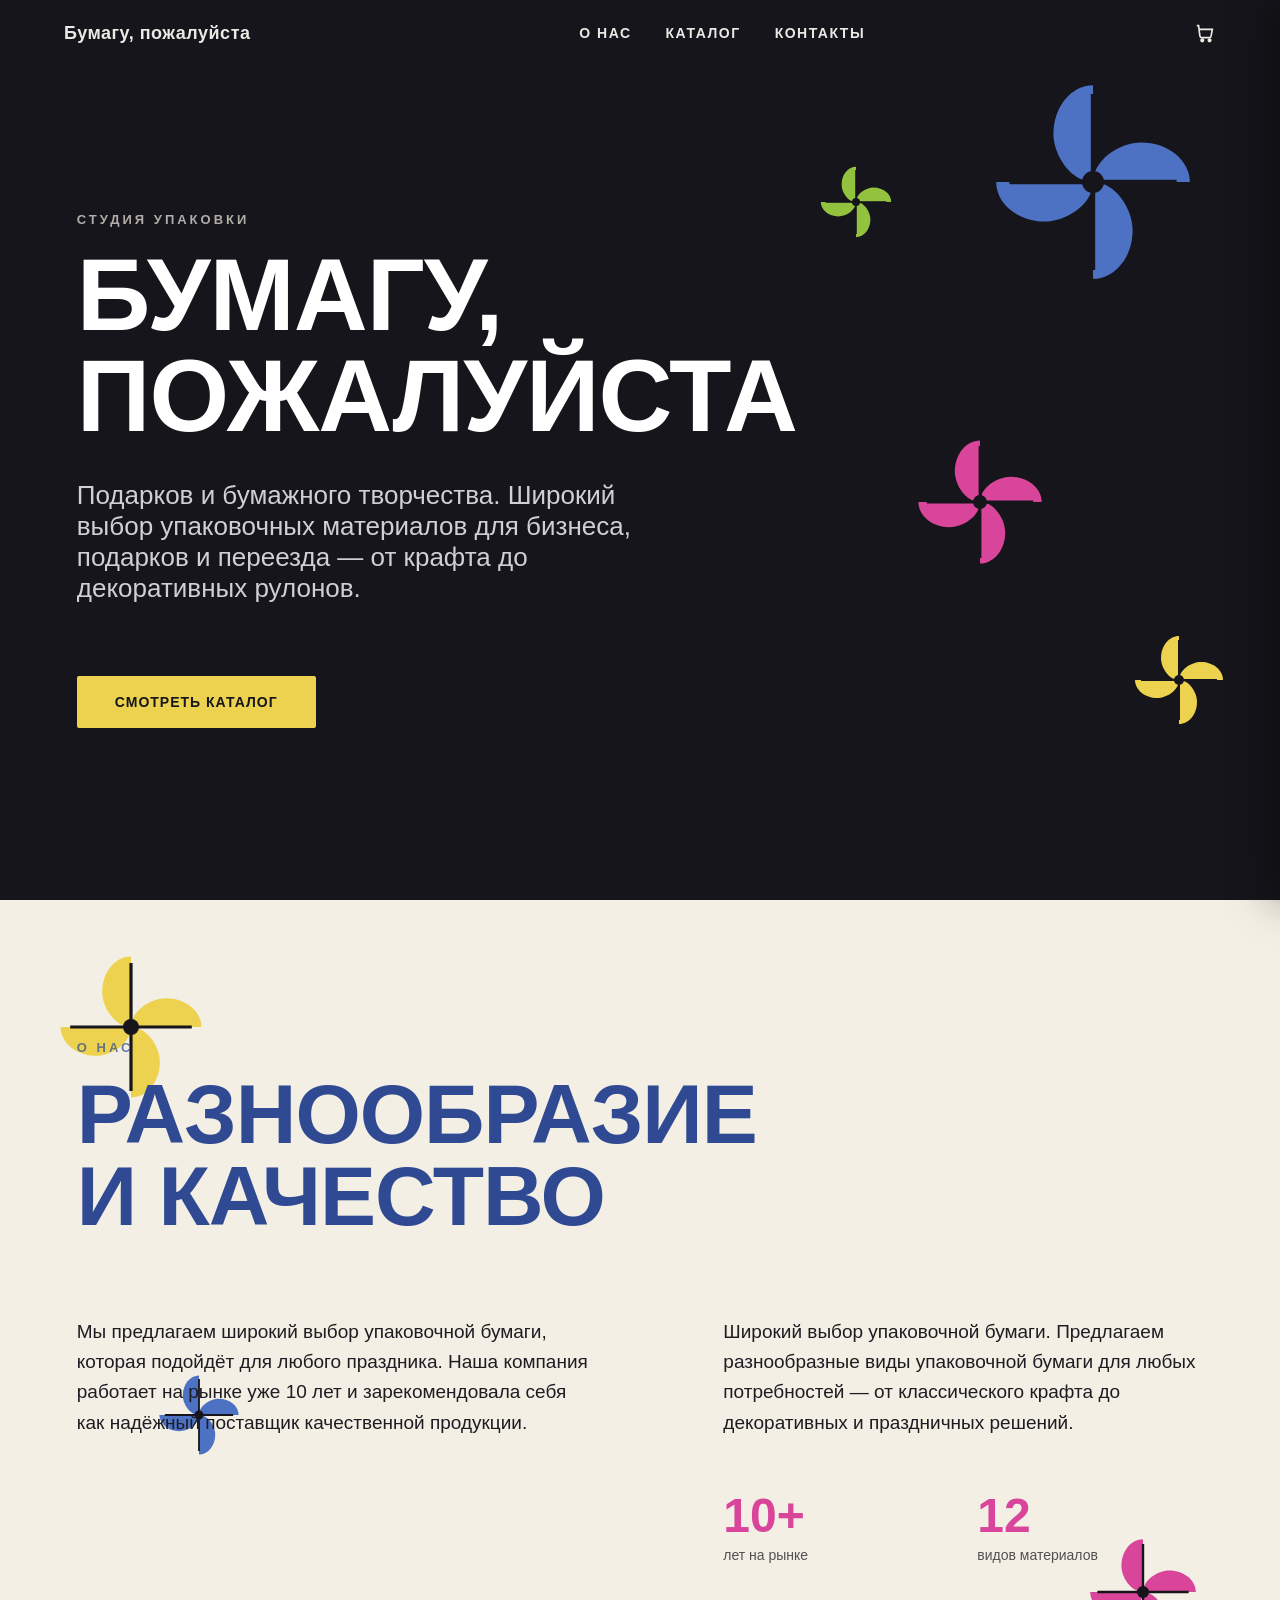
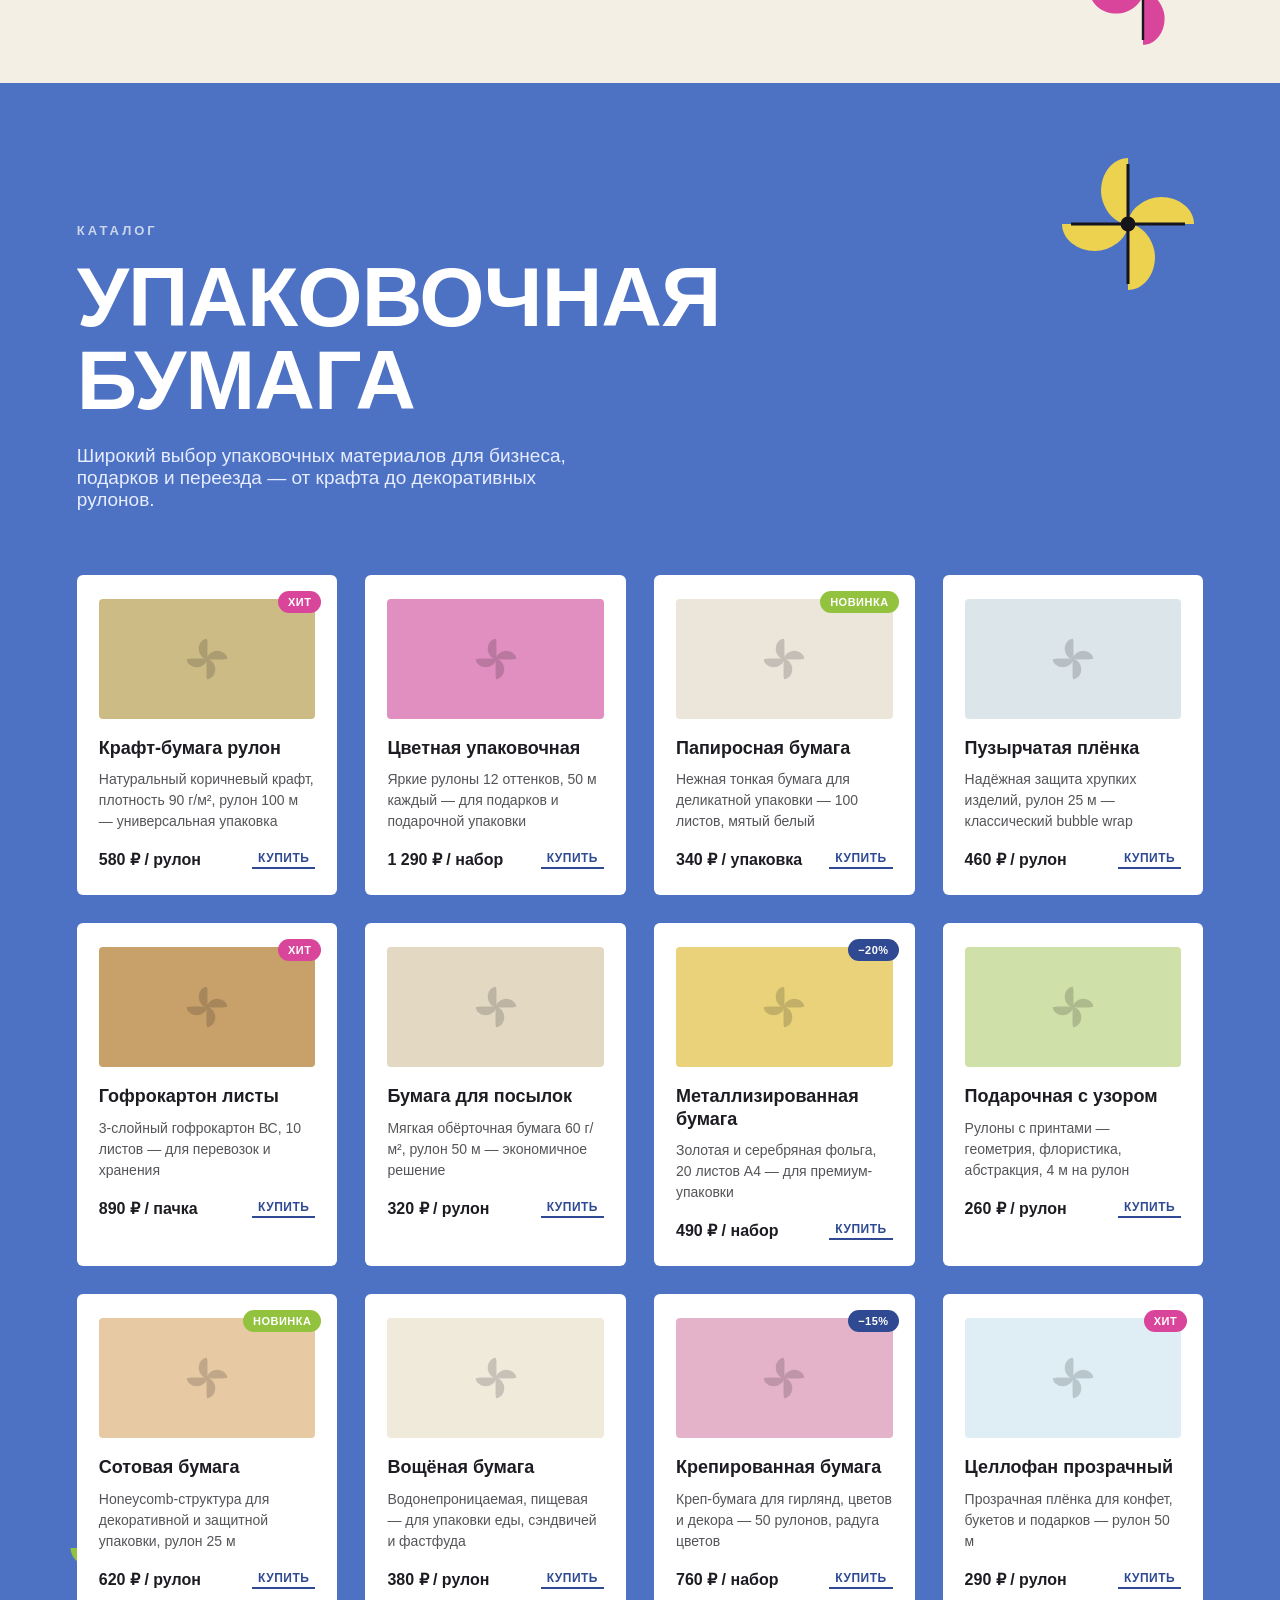
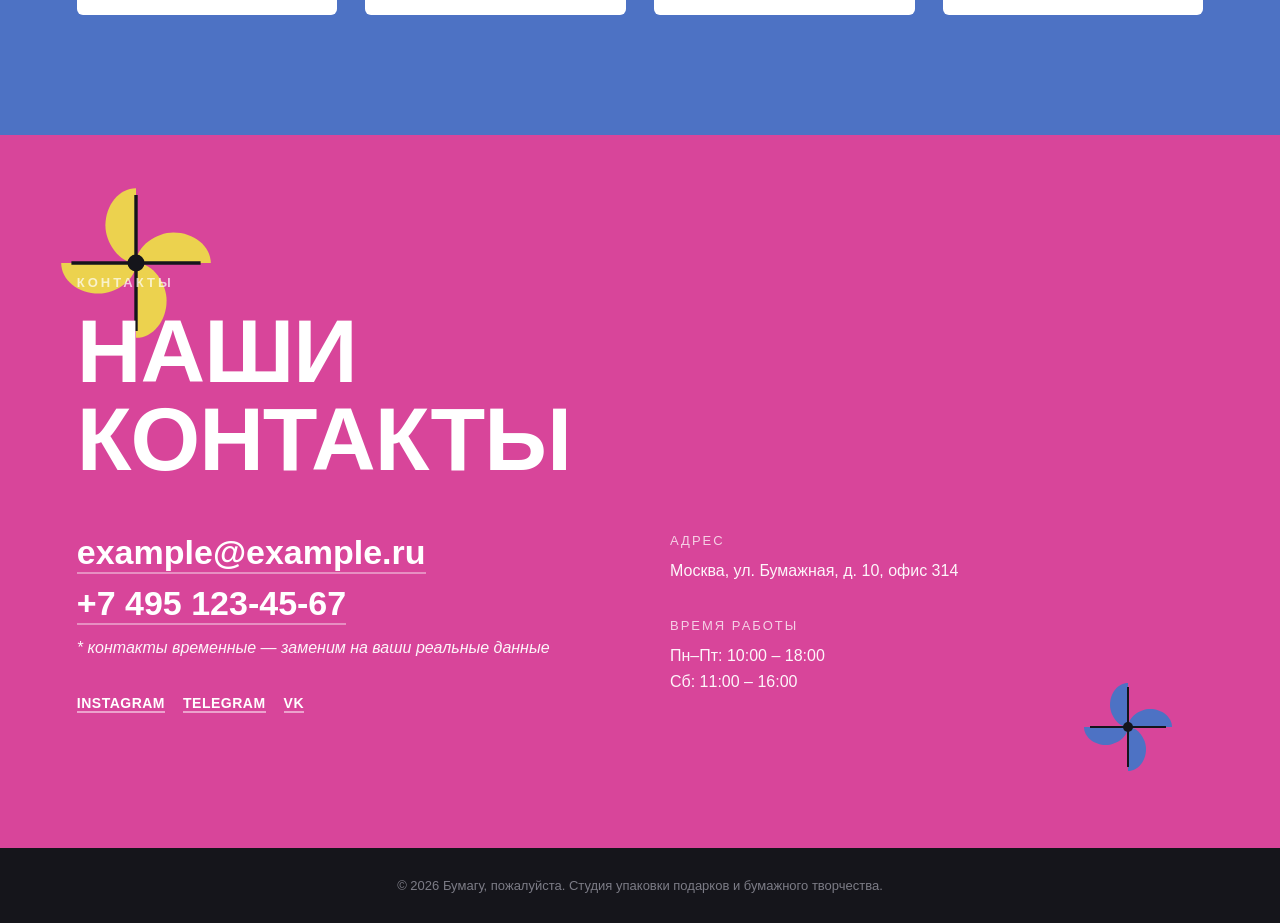
<file: index.html>
<!DOCTYPE html>
<html lang="ru">
<head>
<meta charset="UTF-8">
<meta name="viewport" content="width=device-width, initial-scale=1.0">
<title>Бумагу, пожалуйста — студия упаковки</title>
<meta name="description" content="Студия упаковки подарков и бумажного творчества. Широкий выбор упаковочных материалов для бизнеса, подарков и переезда.">
<link rel="stylesheet" href="css/style.css">
</head>
<body>

<!-- ===================== FLOWER SHAPE TEMPLATE ===================== -->
<svg width="0" height="0" style="position:absolute">
  <defs>
    <symbol id="flower" viewBox="0 0 100 100">
      <g>
        <path d="M50 50 L50 6 C40 6 32 16 32 28 C32 38 40 50 50 50 Z" />
        <path d="M50 50 L94 50 C94 40 84 32 72 32 C62 32 50 40 50 50 Z" />
        <path d="M50 50 L50 94 C60 94 68 84 68 72 C68 62 60 50 50 50 Z" />
        <path d="M50 50 L6 50 C6 60 16 68 28 68 C38 68 50 60 50 50 Z" />
        <line x1="50" y1="50" x2="50" y2="10" stroke="#15151b" stroke-width="2"/>
        <line x1="50" y1="50" x2="88" y2="50" stroke="#15151b" stroke-width="2"/>
        <line x1="50" y1="50" x2="50" y2="90" stroke="#15151b" stroke-width="2"/>
        <line x1="50" y1="50" x2="12" y2="50" stroke="#15151b" stroke-width="2"/>
        <circle cx="50" cy="50" r="5" fill="#15151b"/>
      </g>
    </symbol>
  </defs>
</svg>

<header>
  <div class="logo">Бумагу, пожалуйста</div>
  <nav>
    <ul id="navList">
      <li><a href="#about">О нас</a></li>
      <li><a href="#catalog">Каталог</a></li>
      <li><a href="#contacts">Контакты</a></li>
    </ul>
  </nav>
  <div class="nav-right">
    <button class="cart-btn" id="cartBtn" aria-label="Корзина">
      <svg viewBox="0 0 24 24" fill="none" stroke="currentColor" stroke-width="1.8"><path d="M3 4h2l1.4 11.2A2 2 0 0 0 8.4 17h8.2a2 2 0 0 0 2-1.7L20 8H6"/><circle cx="9" cy="20" r="1.4" fill="currentColor"/><circle cx="17" cy="20" r="1.4" fill="currentColor"/></svg>
      <span class="cart-count" id="cartCount" style="display:none;">0</span>
    </button>
    <div class="burger" id="burger"><span></span><span></span><span></span></div>
  </div>
</header>

<!-- ===================== HERO ===================== -->
<section class="hero" id="hero">
  <svg class="deco" data-speed="0.18" style="width:220px;top:8%;right:6%;" viewBox="0 0 100 100"><use href="#flower" fill="#4d72c4"/></svg>
  <svg class="deco" data-speed="0.32" style="width:140px;top:48%;right:18%;" viewBox="0 0 100 100"><use href="#flower" fill="#d8459a"/></svg>
  <svg class="deco" data-speed="0.12" style="width:100px;top:70%;right:4%;" viewBox="0 0 100 100"><use href="#flower" fill="#ecd24e"/></svg>
  <svg class="deco" data-speed="0.25" style="width:80px;top:18%;right:30%;" viewBox="0 0 100 100"><use href="#flower" fill="#92c23e"/></svg>

  <div class="content">
    <div class="eyebrow">Студия упаковки</div>
    <h1>Бумагу,<br>пожалуйста</h1>
    <p class="sub">Подарков и бумажного творчества. Широкий выбор упаковочных материалов для бизнеса, подарков и переезда — от крафта до декоративных рулонов.</p>
    <a href="#catalog" class="cta">Смотреть каталог</a>
  </div>
</section>

<!-- ===================== ABOUT ===================== -->
<section class="about" id="about">
  <svg class="deco" data-speed="0.2" style="width:160px;top:6%;left:4%;" viewBox="0 0 100 100"><use href="#flower" fill="#ecd24e"/></svg>
  <svg class="deco" data-speed="0.3" style="width:90px;top:60%;left:12%;" viewBox="0 0 100 100"><use href="#flower" fill="#4d72c4"/></svg>
  <svg class="deco" data-speed="0.15" style="width:120px;bottom:4%;right:6%;" viewBox="0 0 100 100"><use href="#flower" fill="#d8459a"/></svg>

  <div class="content">
    <div class="eyebrow" style="color:#2f4a92;">О нас</div>
    <h2>Разнообразие<br>и качество</h2>
    <div class="grid">
      <p>Мы предлагаем широкий выбор упаковочной бумаги, которая подойдёт для любого праздника. Наша компания работает на рынке уже 10 лет и зарекомендовала себя как надёжный поставщик качественной продукции.</p>
      <div>
        <p>Широкий выбор упаковочной бумаги. Предлагаем разнообразные виды упаковочной бумаги для любых потребностей — от классического крафта до декоративных и праздничных решений.</p>
        <div class="stats">
          <div>
            <div class="stat-num">10+</div>
            <div class="stat-label">лет на рынке</div>
          </div>
          <div>
            <div class="stat-num">12</div>
            <div class="stat-label">видов материалов</div>
          </div>
        </div>
      </div>
    </div>
  </div>
</section>

<!-- ===================== CATALOG ===================== -->
<section class="catalog" id="catalog">
  <svg class="deco" data-speed="0.22" style="width:150px;top:4%;right:6%;" viewBox="0 0 100 100"><use href="#flower" fill="#ecd24e"/></svg>
  <svg class="deco" data-speed="0.14" style="width:110px;bottom:8%;left:5%;" viewBox="0 0 100 100"><use href="#flower" fill="#92c23e"/></svg>

  <div class="content">
    <div class="eyebrow">Каталог</div>
    <h2>Упаковочная<br>бумага</h2>
    <p class="lead">Широкий выбор упаковочных материалов для бизнеса, подарков и переезда — от крафта до декоративных рулонов.</p>

    <div class="cards" id="cardsGrid">
      <!-- cards injected by JS -->
    </div>
  </div>
</section>

<!-- ===================== CONTACTS ===================== -->
<section class="contacts" id="contacts">
  <svg class="deco" data-speed="0.18" style="width:170px;top:6%;left:4%;" viewBox="0 0 100 100"><use href="#flower" fill="#ecd24e"/></svg>
  <svg class="deco" data-speed="0.26" style="width:100px;bottom:10%;right:8%;" viewBox="0 0 100 100"><use href="#flower" fill="#4d72c4"/></svg>

  <div class="content" style="width:100%;">
    <div class="eyebrow">Контакты</div>
    <h2>Наши<br>контакты</h2>

    <div class="grid">
      <div>
        <div class="block">
          <a class="big" href="mailto:example@example.ru">example@example.ru</a>
          <a class="big" href="tel:+74951234567">+7 495 123-45-67</a>
          <p class="placeholder-note">* контакты временные — заменим на ваши реальные данные</p>
        </div>
        <div class="social">
          <a href="#">Instagram</a>
          <a href="#">Telegram</a>
          <a href="#">VK</a>
        </div>
      </div>

      <div>
        <div class="block">
          <div class="block-label">Адрес</div>
          <p>Москва, ул. Бумажная, д. 10, офис 314</p>
        </div>
        <div class="block">
          <div class="block-label">Время работы</div>
          <p>Пн–Пт: 10:00 – 18:00<br>Сб: 11:00 – 16:00</p>
        </div>
      </div>
    </div>
  </div>
</section>

<footer>© 2026 Бумагу, пожалуйста. Студия упаковки подарков и бумажного творчества.</footer>

<!-- ===================== CART DRAWER ===================== -->
<div class="cart-overlay" id="cartOverlay"></div>
<aside class="cart-drawer" id="cartDrawer">
  <div class="cart-head">
    <h3>Корзина</h3>
    <button class="cart-close" id="cartClose" aria-label="Закрыть">&times;</button>
  </div>
  <div class="cart-items" id="cartItems">
    <div class="cart-empty">Корзина пуста</div>
  </div>
  <div class="cart-foot">
    <div class="cart-total-row">
      <span>Итого</span>
      <span id="cartTotal">0 ₽</span>
    </div>
    <button class="checkout-btn" id="checkoutBtn" disabled>Оформить заказ</button>
  </div>
</aside>

<div class="toast" id="toast"></div>

<script src="js/script.js"></script>

</body>
</html>
</file>
<file: css/style.css>
:root{
  --ink:#1c1c22;
  --paper:#f4efe4;
  --blue:#4d72c4;
  --blue-deep:#2f4a92;
  --magenta:#d8459a;
  --yellow:#ecd24e;
  --green:#92c23e;
  --dark:#15151b;
}

*{box-sizing:border-box;}
html,body{margin:0;padding:0;}
body{
  font-family:'Trebuchet MS','Segoe UI',Verdana,sans-serif;
  background:var(--dark);
  color:var(--paper);
  overflow-x:hidden;
  cursor:auto;
}
a{color:inherit;text-decoration:none;}
img,svg{display:block;}

/* ---------- NAV ---------- */
header{
  position:fixed;
  top:0;left:0;right:0;
  display:flex;
  justify-content:space-between;
  align-items:center;
  padding:22px 5vw;
  z-index:100;
  mix-blend-mode:difference;
}
.logo{
  font-weight:800;
  font-size:18px;
  letter-spacing:.5px;
  color:#fff;
}
nav ul{
  display:flex;
  gap:34px;
  list-style:none;
  margin:0;padding:0;
}
nav a{
  color:#fff;
  font-size:14px;
  letter-spacing:1.5px;
  font-weight:700;
  text-transform:uppercase;
  position:relative;
  padding-bottom:4px;
}
nav a::after{
  content:"";
  position:absolute;left:0;bottom:0;
  width:0;height:2px;
  background:currentColor;
  transition:width .25s ease;
}
nav a:hover::after{width:100%;}
.burger{display:none;flex-direction:column;gap:5px;cursor:pointer;}
.burger span{width:26px;height:2px;background:#fff;display:block;}

/* ---------- CART BUTTON ---------- */
.nav-right{display:flex;align-items:center;gap:30px;}
.cart-btn{
  position:relative;
  display:flex;
  align-items:center;
  gap:8px;
  background:none;
  border:none;
  color:#fff;
  cursor:pointer;
  font-family:inherit;
  font-size:14px;
  font-weight:700;
  letter-spacing:1px;
  text-transform:uppercase;
  padding:0;
}
.cart-btn svg{width:22px;height:22px;}
.cart-count{
  position:absolute;
  top:-9px;right:-12px;
  background:var(--magenta);
  color:#fff;
  font-size:11px;
  font-weight:800;
  min-width:18px;height:18px;
  border-radius:50%;
  display:flex;
  align-items:center;
  justify-content:center;
  padding:0 3px;
  mix-blend-mode:normal;
}

@media (max-width:760px){
  nav ul{
    position:fixed;top:0;right:0;
    height:100vh;width:70vw;max-width:300px;
    background:var(--dark);
    flex-direction:column;
    justify-content:center;
    align-items:flex-start;
    padding:0 40px;
    transform:translateX(100%);
    transition:transform .35s ease;
    mix-blend-mode:normal;
  }
  nav ul.open{transform:translateX(0);}
  nav a{color:var(--paper);}
  .burger{display:flex;}
}

/* ---------- SECTION BASE ---------- */
section{
  position:relative;
  overflow:hidden;
  padding:140px 6vw 120px;
}
.deco{
  position:absolute;
  pointer-events:none;
  z-index:0;
  will-change:transform;
}
.content{position:relative;z-index:2;}

.eyebrow{
  font-size:13px;
  letter-spacing:3px;
  text-transform:uppercase;
  font-weight:700;
  opacity:.7;
  margin-bottom:18px;
}

h1,h2{
  font-weight:800;
  line-height:.98;
  margin:0;
  letter-spacing:-1px;
  text-transform:uppercase;
}

/* ---------- HERO ---------- */
.hero{
  min-height:100vh;
  display:flex;
  align-items:center;
  background:var(--dark);
  padding-top:160px;
}
.hero h1{
  font-size:clamp(46px,8vw,108px);
  color:#fff;
  max-width:780px;
}
.hero .sub{
  margin-top:34px;
  font-size:clamp(18px,2.4vw,26px);
  max-width:560px;
  color:#cfcfd6;
  font-weight:400;
}
.hero .cta{
  display:inline-block;
  margin-top:46px;
  background:var(--yellow);
  color:var(--dark);
  font-weight:800;
  letter-spacing:1px;
  text-transform:uppercase;
  padding:18px 38px;
  border-radius:2px;
  font-size:14px;
  transition:transform .2s ease, background .2s ease;
}
.hero .cta:hover{transform:translateY(-3px);background:#fff;}

/* ---------- ABOUT ---------- */
.about{
  background:var(--paper);
  color:var(--ink);
}
.about h2{
  font-size:clamp(40px,7vw,84px);
  color:var(--blue-deep);
}
.about .grid{
  display:grid;
  grid-template-columns:1.1fr .9fr;
  gap:60px;
  margin-top:60px;
  align-items:start;
}
.about p{
  font-size:19px;
  line-height:1.6;
  max-width:520px;
}
.about .stats{
  display:grid;
  grid-template-columns:1fr 1fr;
  gap:28px;
  margin-top:50px;
}
.stat-num{
  font-size:48px;
  font-weight:800;
  color:var(--magenta);
}
.stat-label{
  font-size:14px;
  opacity:.75;
  margin-top:4px;
}

/* ---------- CATALOG ---------- */
.catalog{
  background:var(--blue);
  color:#fff;
}
.catalog h2{
  font-size:clamp(40px,7vw,84px);
  color:#fff;
}
.catalog .lead{
  max-width:540px;
  font-size:19px;
  margin-top:24px;
  color:#e7edff;
}
.cards{
  margin-top:64px;
  display:grid;
  grid-template-columns:repeat(auto-fill,minmax(250px,1fr));
  gap:28px;
}
.card{
  background:#fff;
  color:var(--ink);
  border-radius:6px;
  padding:24px 22px 26px;
  position:relative;
  transition:transform .28s ease, box-shadow .28s ease;
  cursor:pointer;
}
.card:hover{
  transform:scale(1.045) translateY(-4px);
  box-shadow:0 22px 40px rgba(0,0,0,.28);
}
.badge{
  position:absolute;
  top:16px;right:16px;
  font-size:11px;
  font-weight:800;
  letter-spacing:.5px;
  text-transform:uppercase;
  padding:5px 10px;
  border-radius:20px;
  color:#fff;
}
.badge.hit{background:var(--magenta);}
.badge.new{background:var(--green);}
.badge.sale{background:var(--blue-deep);}
.card-thumb{
  height:120px;
  border-radius:4px;
  margin-bottom:18px;
  display:flex;
  align-items:center;
  justify-content:center;
}
.card h3{
  font-size:18px;
  margin:0 0 10px;
  line-height:1.25;
}
.card p{
  font-size:14px;
  line-height:1.5;
  opacity:.75;
  margin:0 0 18px;
  min-height:62px;
}
.card-foot{
  display:flex;
  justify-content:space-between;
  align-items:center;
}
.price{
  font-weight:800;
  font-size:16px;
}
.buy{
  font-size:12px;
  font-weight:800;
  text-transform:uppercase;
  letter-spacing:.5px;
  color:var(--blue-deep);
  border:none;
  border-bottom:2px solid var(--blue-deep);
  padding-bottom:2px;
  background:none;
  cursor:pointer;
  font-family:inherit;
}
.buy:hover{color:var(--magenta);border-color:var(--magenta);}

/* ---------- CONTACTS ---------- */
.contacts{
  background:var(--magenta);
  color:#fff;
  min-height:70vh;
  display:flex;
  align-items:center;
}
.contacts h2{
  font-size:clamp(40px,7vw,90px);
  color:#fff;
}
.contacts .grid{
  display:grid;
  grid-template-columns:1fr 1fr;
  gap:60px;
  margin-top:50px;
}
.contacts a.big{
  display:block;
  font-size:clamp(22px,3vw,34px);
  font-weight:700;
  margin-bottom:10px;
  border-bottom:2px solid rgba(255,255,255,.4);
  width:fit-content;
}
.contacts .block{margin-bottom:34px;}
.contacts .block-label{
  font-size:13px;
  letter-spacing:2px;
  text-transform:uppercase;
  opacity:.75;
  margin-bottom:10px;
}
.contacts .block p{margin:0;font-size:16px;line-height:1.6;opacity:.95;}
.social{display:flex;gap:18px;margin-top:8px;}
.social a{
  font-size:14px;
  font-weight:700;
  text-transform:uppercase;
  letter-spacing:.5px;
  border-bottom:2px solid rgba(255,255,255,.5);
}
.placeholder-note{
  font-size:13px;
  opacity:.7;
  margin-top:6px;
  font-style:italic;
}

footer{
  background:var(--dark);
  text-align:center;
  padding:30px 20px;
  font-size:13px;
  color:#7c7c86;
}

/* ---------- CART DRAWER ---------- */
.cart-overlay{
  position:fixed;
  inset:0;
  background:rgba(0,0,0,.45);
  opacity:0;
  visibility:hidden;
  transition:opacity .3s ease;
  z-index:200;
}
.cart-overlay.open{opacity:1;visibility:visible;}

.cart-drawer{
  position:fixed;
  top:0;right:0;
  height:100vh;
  width:min(420px,92vw);
  background:var(--paper);
  color:var(--ink);
  z-index:201;
  display:flex;
  flex-direction:column;
  transform:translateX(100%);
  transition:transform .35s ease;
  box-shadow:-12px 0 40px rgba(0,0,0,.35);
}
.cart-drawer.open{transform:translateX(0);}

.cart-head{
  display:flex;
  align-items:center;
  justify-content:space-between;
  padding:26px 26px 18px;
  border-bottom:2px solid rgba(0,0,0,.08);
}
.cart-head h3{
  margin:0;
  font-size:22px;
  text-transform:uppercase;
  letter-spacing:-0.5px;
  color:var(--blue-deep);
}
.cart-close{
  background:none;border:none;cursor:pointer;
  font-size:26px;line-height:1;
  color:var(--ink);
  padding:0;
}

.cart-items{
  flex:1;
  overflow-y:auto;
  padding:10px 26px;
}
.cart-empty{
  text-align:center;
  padding:60px 10px;
  opacity:.6;
  font-size:15px;
}

.cart-item{
  display:flex;
  gap:14px;
  padding:18px 0;
  border-bottom:1px solid rgba(0,0,0,.08);
}
.cart-item-thumb{
  width:56px;height:56px;
  border-radius:6px;
  flex:none;
  display:flex;align-items:center;justify-content:center;
}
.cart-item-thumb svg{width:26px;height:26px;}
.cart-item-info{flex:1;min-width:0;}
.cart-item-info h4{
  margin:0 0 4px;
  font-size:15px;
  line-height:1.3;
}
.cart-item-price{
  font-size:13px;
  opacity:.65;
}
.cart-item-controls{
  display:flex;
  align-items:center;
  justify-content:space-between;
  margin-top:10px;
}
.qty-control{
  display:flex;
  align-items:center;
  gap:0;
  border:1.5px solid rgba(0,0,0,.15);
  border-radius:20px;
  overflow:hidden;
}
.qty-control button{
  width:28px;height:28px;
  border:none;
  background:none;
  cursor:pointer;
  font-size:16px;
  font-weight:700;
  color:var(--blue-deep);
  display:flex;align-items:center;justify-content:center;
}
.qty-control button:hover{background:rgba(0,0,0,.06);}
.qty-control span{
  min-width:28px;
  text-align:center;
  font-size:14px;
  font-weight:700;
}
.remove-btn{
  background:none;border:none;cursor:pointer;
  font-size:12px;
  font-weight:700;
  text-transform:uppercase;
  letter-spacing:.5px;
  color:var(--magenta);
  border-bottom:1.5px solid var(--magenta);
  padding:0;
}
.cart-line-total{
  font-weight:800;
  font-size:14px;
  white-space:nowrap;
}

.cart-foot{
  padding:22px 26px 28px;
  border-top:2px solid rgba(0,0,0,.08);
}
.cart-total-row{
  display:flex;
  justify-content:space-between;
  align-items:baseline;
  margin-bottom:18px;
}
.cart-total-row span:first-child{
  font-size:14px;
  text-transform:uppercase;
  letter-spacing:1px;
  opacity:.7;
}
.cart-total-row span:last-child{
  font-size:26px;
  font-weight:800;
  color:var(--blue-deep);
}
.checkout-btn{
  width:100%;
  background:var(--yellow);
  border:none;
  color:var(--dark);
  font-weight:800;
  letter-spacing:1px;
  text-transform:uppercase;
  padding:18px;
  border-radius:2px;
  font-size:14px;
  cursor:pointer;
  transition:background .2s ease;
}
.checkout-btn:hover{background:#fff;}
.checkout-btn:disabled{opacity:.5;cursor:not-allowed;}

.toast{
  position:fixed;
  bottom:30px;left:50%;
  transform:translate(-50%,20px);
  background:var(--ink);
  color:#fff;
  padding:14px 26px;
  border-radius:30px;
  font-size:14px;
  font-weight:600;
  opacity:0;
  visibility:hidden;
  transition:opacity .25s ease, transform .25s ease;
  z-index:300;
  white-space:nowrap;
}
.toast.show{
  opacity:1;visibility:visible;
  transform:translate(-50%,0);
}

@media (max-width:760px){
  .about .grid,.contacts .grid{grid-template-columns:1fr;}
  section{padding:110px 6vw 80px;}
}
</file>
